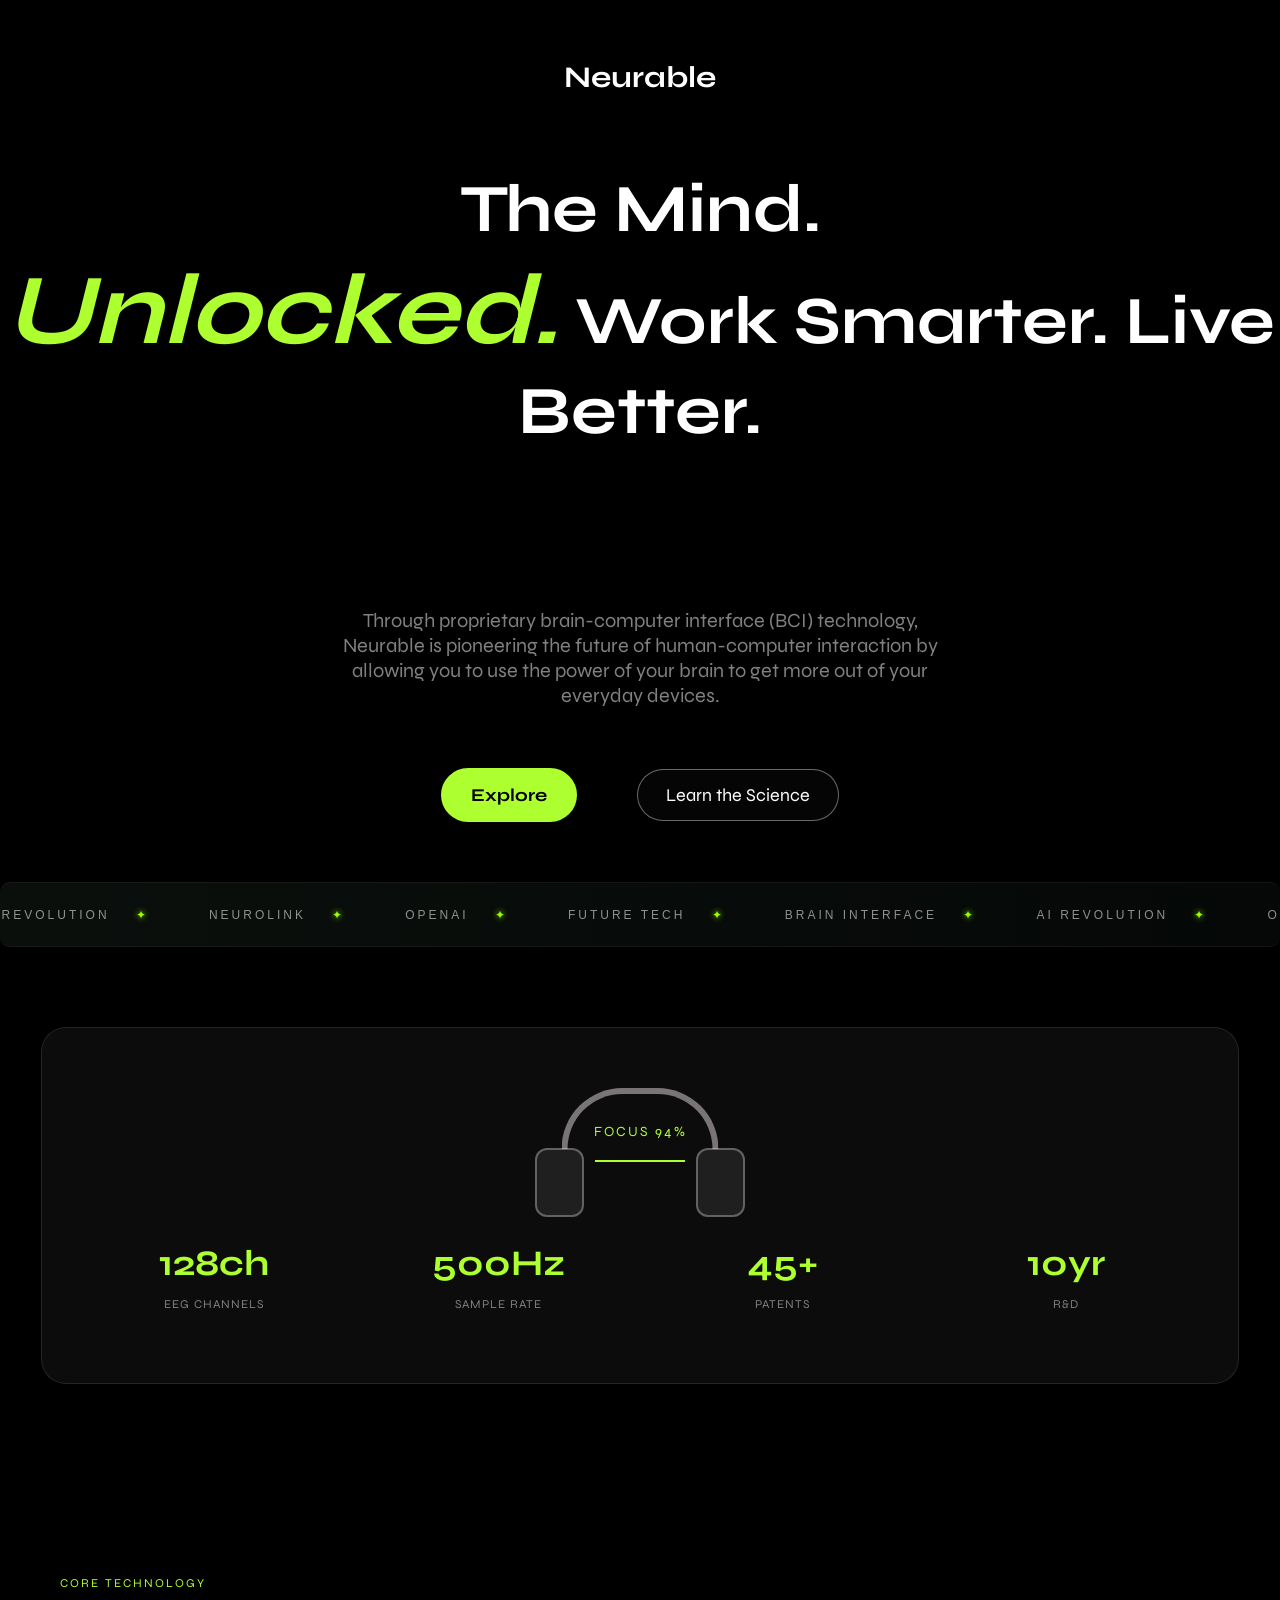
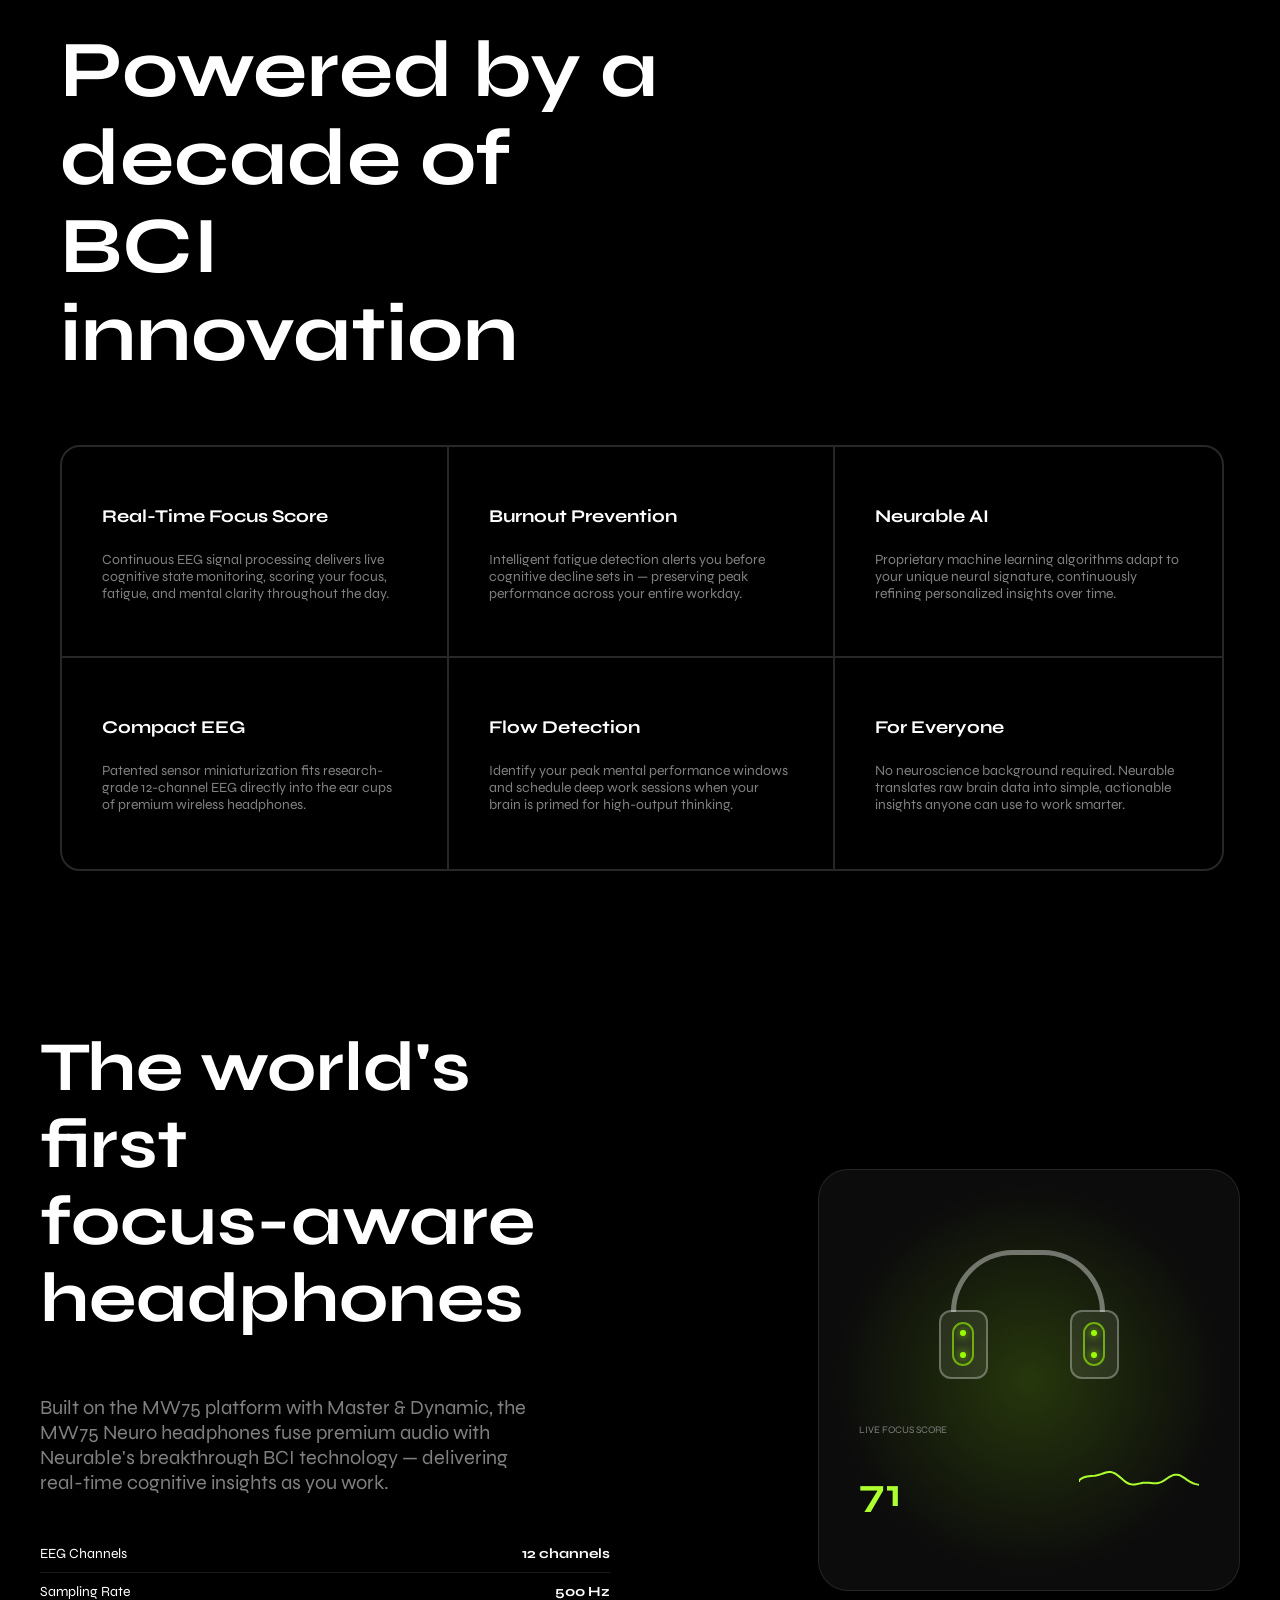
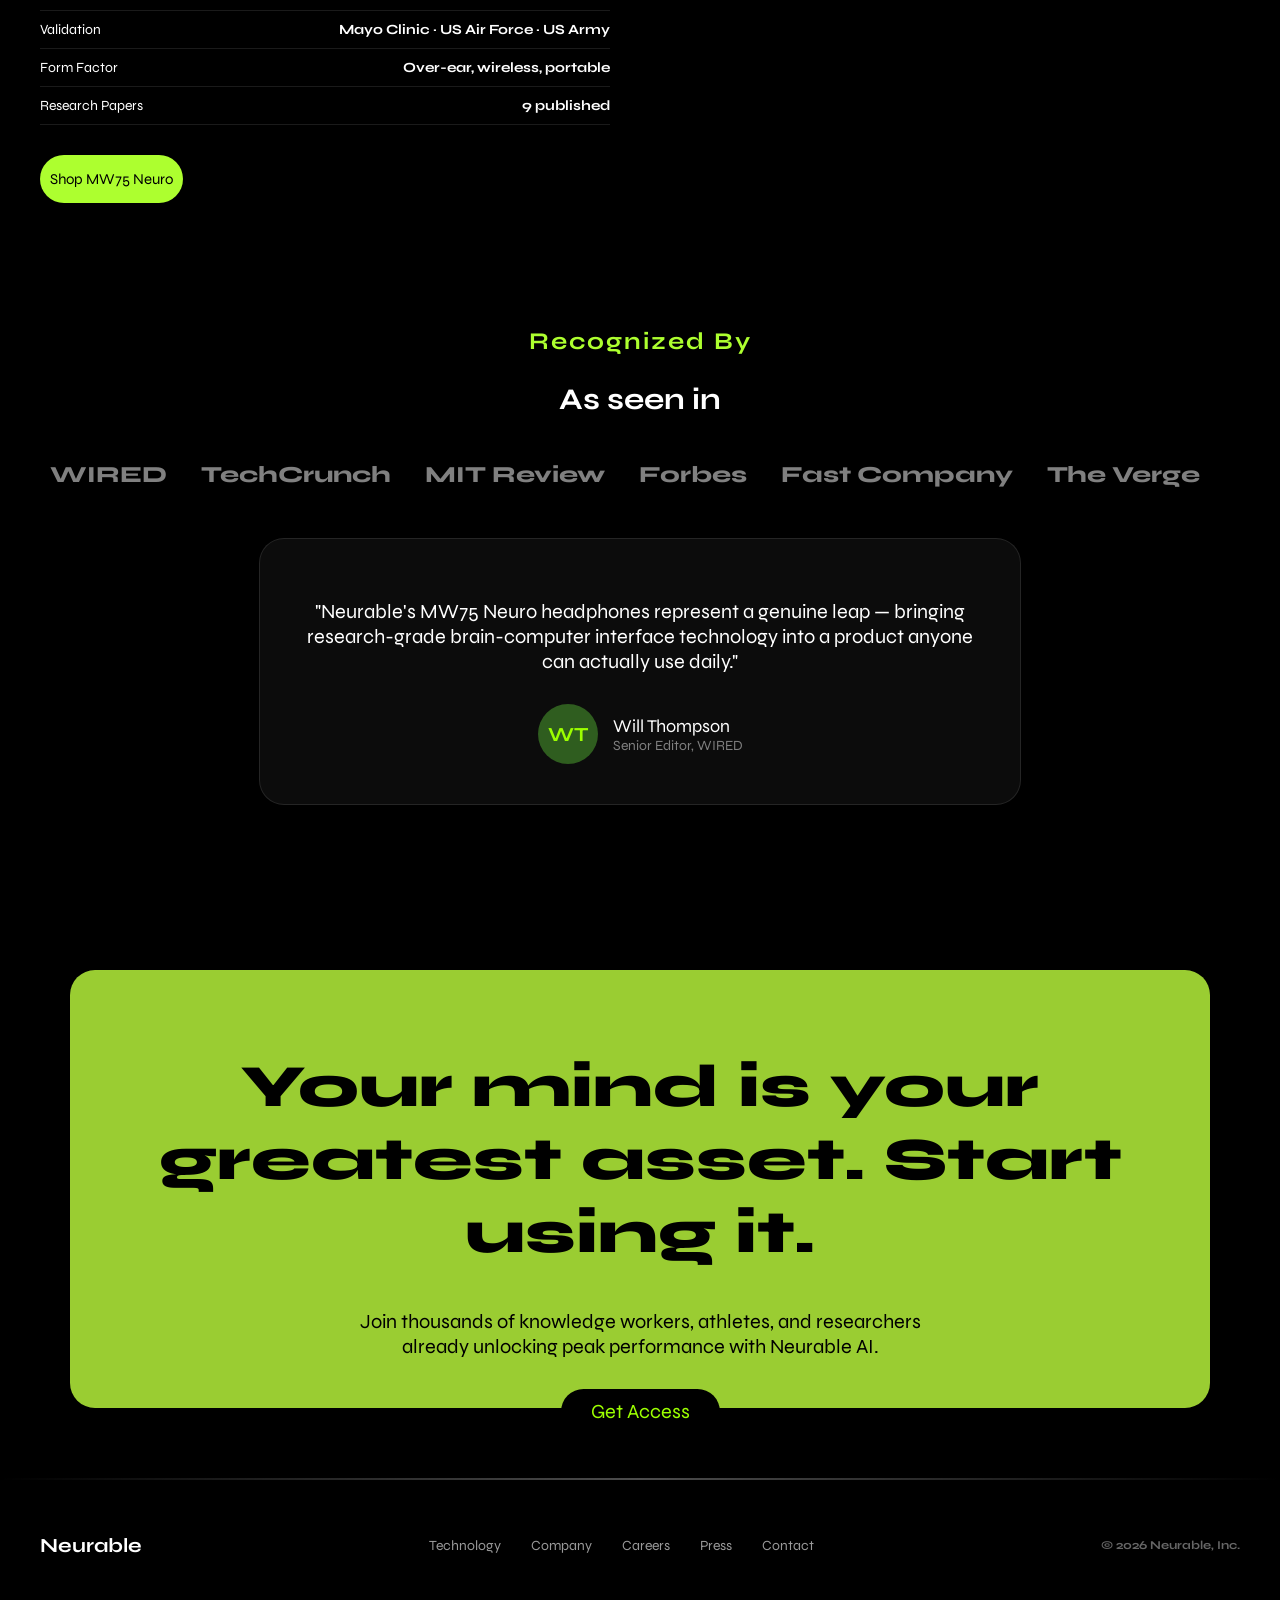
<file: index.html>
<!DOCTYPE html>
<html lang="en">
<head>
    <meta charset="UTF-8">
    <meta name="viewport" content="width=device-width, initial-scale=1.0">
    <title>Neurable | The Mind. Unlocked.</title>

    <!-- styles + script -->
    <link rel="stylesheet" href="style.css">
    <script src="script.js" defer></script>

    <!-- icon -->
    <link rel="icon" type="image/jpg" href="icon.jpg">
    <!-- specific fonts-->
    <link rel="preconnect" href="https://fonts.googleapis.com">
    <link href="https://fonts.googleapis.com/css2?family=Syne:wght@400..800&display=swap" rel="stylesheet">
</head>

<body>
    <header class="medium">
        <h2>Neurable</h2>

        <!-- nav links -->
        <nav class="navlink">
            <a href="index.html#home">Home</a>
            <a href="index.html#product">Product</a>
            <a href="About_US.html">Company</a>
            <a href="Contact.html">Contact</a>
            <a href="Join.html">Join</a>
        </nav>
    </header>

    <main>
        <section id="home">
        <div class="centext">

            <div class="texts">
                <h1>
                    <!-- main headline -->
                    <strong>The Mind.<br><span class="unlocked">Unlocked.</span> Work Smarter. Live Better.</strong>
                </h1>
            </div>

            <div id="smallt">
                <p>
                    Through proprietary brain-computer interface (BCI) technology, Neurable is pioneering the future of human-computer interaction by allowing you to use the power of your brain to get more out of your everyday devices.
                </p>
            </div>

        </div>
        </section>            
    </main>

    <!-- buttons for main page -->
    <div class="difmedium">
        <a class="herobutton" href="">Explore</a>
        <a class="herobuttons" href="">Learn the Science</a>
    </div>

    <footer class="medium">
    
        <!-- moving ticker texts -->
        <div class="ticker-track">
        <span>Neurolink</span><span>OpenAI</span><span>Future Tech</span><span>Brain Interface</span><span>AI Revolution</span><span>Neurolink</span>
        <span>OpenAI</span><span>Future Tech</span><span>Brain Interface</span><span>AI Revolution</span><span>OpenAI</span><span>Future Tech</span><span>Brain Interface</span><span>AI Revolution</span>
    </div>
    </footer>

    <section class="stats-section">

        <div class="card">

            <div class="top">
                <!-- headphone details -->
                <div class="headphones">
                    <div class="band"></div>
                    <div class="ear left"></div>
                    <div class="ear right"></div>
                    <div class="wave"></div>
                </div>

                <p class="focus">FOCUS 94%</p> 
                <div class="line"></div>
            </div>

            <!-- stats -->
            <div class="stats">
                <div>
                    <h2>128ch</h2>
                    <p>EEG CHANNELS</p>
                </div>

                <div>
                    <h2>500Hz</h2>
                    <p>SAMPLE RATE</p>
                </div>

                <div>
                    <h2>45+</h2>
                    <p>PATENTS</p>
                </div>

                <div>
                    <h2>10yr</h2>
                    <p>R&D</p>
                </div>
            </div>

        </div>

    </section>

    <section class="info-section">

        <div class="container">

            <p class="infos">CORE TECHNOLOGY</p>

            <!-- big heading -->
            <h2 class="infob">
                Powered by a<br>
                decade of<br>
                BCI<br>
                innovation
            </h2>

        <div class="card1">

        <!-- feature boxes -->
        <div class="box">
            <h3>Real-Time Focus Score</h3>
            <p>Continuous EEG signal processing delivers live cognitive state monitoring, scoring your focus, fatigue, and mental clarity throughout the day.</p>
        </div>

        <div class="box">
            <h3>Burnout Prevention</h3>
            <p>Intelligent fatigue detection alerts you before cognitive decline sets in — preserving peak performance across your entire workday.</p>
        </div>

        <div class="box">
            <h3>Neurable AI</h3>
            <p>Proprietary machine learning algorithms adapt to your unique neural signature, continuously refining personalized insights over time.</p>
        </div>

        <div class="box">
            <h3>Compact EEG</h3>
            <p>Patented sensor miniaturization fits research-grade 12-channel EEG directly into the ear cups of premium wireless headphones.</p>
        </div>

        <div class="box">
            <h3>Flow Detection</h3>
            <p>Identify your peak mental performance windows and schedule deep work sessions when your brain is primed for high-output thinking.</p>
        </div>

        <div class="box">
            <h3>For Everyone</h3>
            <p>No neuroscience background required. Neurable translates raw brain data into simple, actionable insights anyone can use to work smarter.</p>
        </div>

    </div>

        </div>

    </section>

    <section id="product" class="hero">
        <div class="container hero-inner">

    <!-- left side content -->
    <div class="hero-left">
        <h1>
        The world's first <br>
        focus-aware <br>
        headphones
        </h1>

        <p class="hero-desc">
        Built on the MW75 platform with Master & Dynamic, the MW75 Neuro
        headphones fuse premium audio with Neurable's breakthrough BCI
        technology — delivering real-time cognitive insights as you work.
        </p>

        <!-- specs -->
        <div class="hero-stats">
        <div><span>EEG Channels</span><b>12 channels</b></div>
        <div><span>Sampling Rate</span><b>500 Hz</b></div>
        <div><span>Validation</span><b>Mayo Clinic · US Air Force · US Army</b></div>
        <div><span>Form Factor</span><b>Over-ear, wireless, portable</b></div>
        <div><span>Research Papers</span><b>9 published</b></div>
        </div>

        <div class="hero-btn">
        <a href="">Shop MW75 Neuro</a>
        </div>
    </div>

    <!-- right side visuals -->
    <div class="hero-right">
        <div class="glass-card">

        <div class="rings"></div> <!-- bg effect -->

        <div class="headphones2">
            <div class="band2"></div>

           <div class="ear left2">
            <div class="sensor"></div>
        </div>

            <div class="ear right2">
            <div class="sensor"></div>
            </div>
        </div>

        <!-- live score focus card- -->
        <div class="live-card">
            <div>
            <p>LIVE FOCUS SCORE</p>
            <h2 id="score">70</h2>
            </div>

            <svg viewBox="0 0 120 40">
            <path d="M0 20" id="wave"></path>
            </svg>
        </div>

        </div>
    </div>
    </div>
    </section>

    <section id="press">
    <div class="centext">

        <div class="infos2">
            <h2>Recognized By</h2>
        </div>

        <div class="infos3">
            <h2>As seen in</h2>
        </div>

        <!-- links links -->
        <div class="reviews">
            <a href="https://www.wired.com/story/this-brain-tracking-device-wants-to-help-you-work-smarter/">WIRED</a>
            <a href="https://techcrunch.com/2024/10/12/what-is-wearable-neurotech-and-why-might-we-need-it/">TechCrunch</a>
            <a href="https://www.technologyreview.com/">MIT Review</a>
            <a href="https://www.forbes.com/sites/stevenaquino/2024/10/14/how-neurable-is-using-ai-and-brain-data-to-make-good-mental-hygiene-accessible-to-everyone/">Forbes</a>
            <a href="https://www.fastcompany.com/section/neurable">Fast Company</a>
            <a href="https://www.theverge.com/">The Verge</a>
        </div>

        <!-- quote card -->
        <div class="card2">
    <p>
        "Neurable's MW75 Neuro headphones represent a genuine leap —
        bringing research-grade brain-computer interface technology
        into a product anyone can actually use daily."
    </p>

    <div class="author-box">
        <div class="pfp">WT</div> <!-- initials -->

        <div class="author-info">
            <span class="author">Will Thompson</span>
            <span class="authord">Senior Editor, WIRED</span>
        </div>
    </div>
</div>
</div>
    </section>

    <section class="green">
    <div class="centext">
        <h2 class="greenb">Your mind is your greatest asset.
Start using it.</h2>

            <p class="greens">Join thousands of knowledge workers, athletes, 
                and researchers already unlocking peak performance 
                with Neurable AI.</p>

            <div class="accessbtn">    
            <a href="Join.html">Get Access</a>
            </div>
    </div>
    </section>

<div class="divider"></div> <!-- simple line -->

    <!-- another footer -->
    <div class="foot">
  <div class="foot-left">
    <span class="logo">Neurable</span>
  </div>

  <div class="foot-center">
    <a href="#product">Technology</a>
    <a href="About_US.html">Company</a>
    <a href="Join.html">Careers</a>
    <a href="#press">Press</a>
    <a href="Contact.html">Contact</a>
  </div>

  <div class="foot-right">
    <h2 class="copyright">© 2026 Neurable, Inc.</h2>
  </div>
</div>

</body>
</html>
</file>
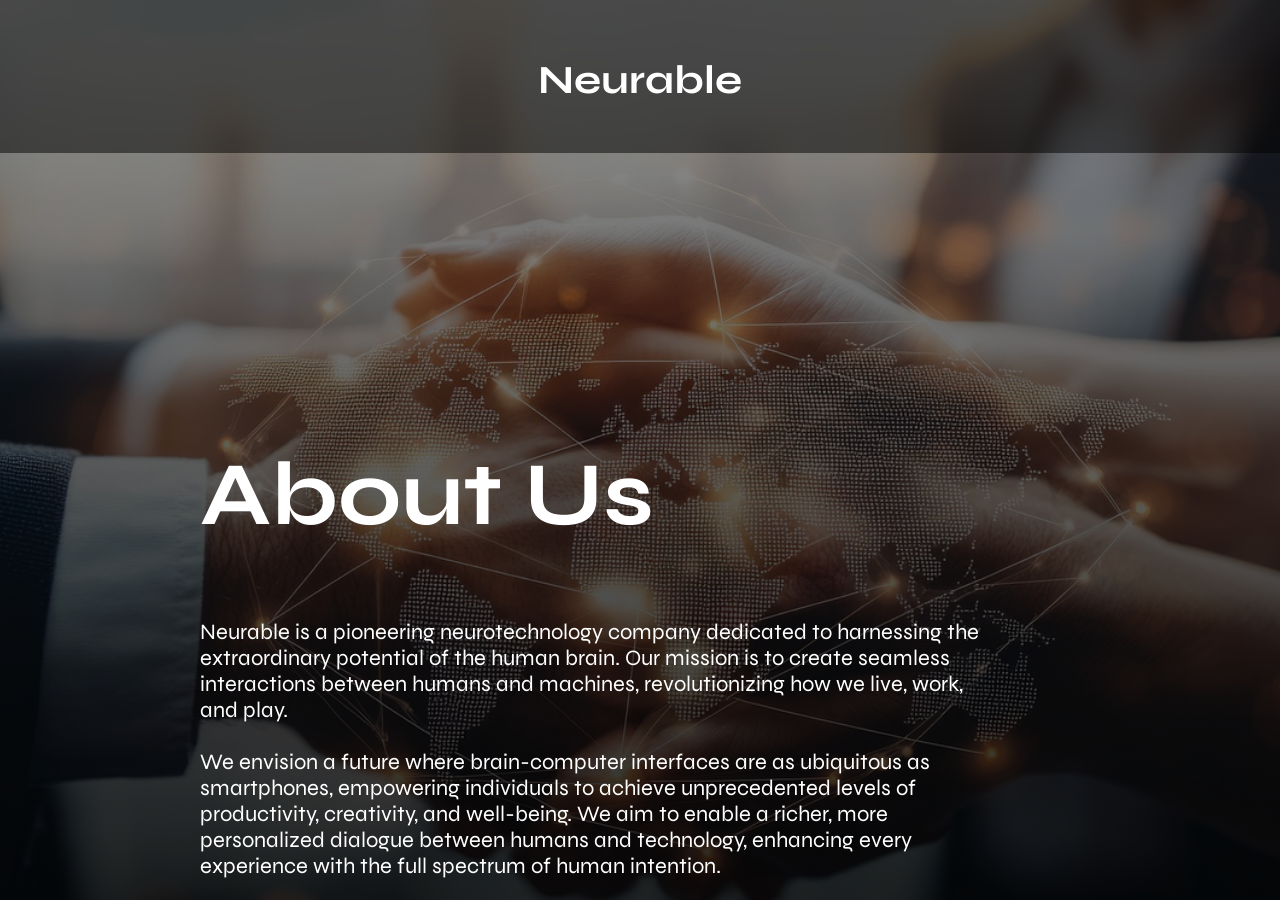
<file: About_US.html>
<!DOCTYPE html>
<html lang="en">
<head>
    <meta charset="UTF-8">
    <meta name="viewport" content="width=device-width, initial-scale=1.0">
    <title>Neurable | The Mind. Unlocked.</title>

    <!-- styles +script -->
    <link rel="stylesheet" href="style.css">
    <script src="script.js" defer></script>

    <!-- icon -->
    <link rel="icon" type="image/jpg" href="icon.jpg">

    <!-- fonts -->
    <link rel="preconnect" href="https://fonts.googleapis.com">
    <link href="https://fonts.googleapis.com/css2?family=Syne:wght@400..800&display=swap" rel="stylesheet">
</head>

<body>

    <header class="medium">
        <h1>Neurable</h1>

        <!-- nav -->
        <nav class="navlink">
            <a href="index.html#home">Home</a>
            <a href="index.html#product">Product</a>
            <a href="About_US.html">Company</a>
            <a href="Contact.html">Contact</a>
            <a href="Join.html">Join</a>
        </nav>
    </header>

    <section id="company">
    <div class="companysec">

    <div class="comsec">
        <h2 class="au">About Us</h2>

        <!-- main company text -->
        <p class="aucom">
            Neurable is a pioneering neurotechnology company dedicated to harnessing the extraordinary 
            potential of the human brain. Our mission is to create seamless interactions between humans and machines, 
            revolutionizing how we live, work, and play. <br> <br>   

            We envision a future where brain-computer interfaces are as ubiquitous as smartphones, 
            empowering individuals to achieve unprecedented levels of productivity, creativity, and well-being. 
            We aim to enable a richer, more personalized dialogue between humans and technology, enhancing every experience with 
            the full spectrum of human intention.
        </p>
    </div>
    
</div>

    <!-- white section -->
    <section class="whitesec">
        <div class="centext">

            <h2 class="whitesec1">We’re Merging Brain Data <br> with AI</h2>

            <p class="aucom2">
                Our proprietary AI makes it possible to integrate BCIs into everyday products creating a future 
                where technology anticipates and responds to human intention. Our non-invasive BCIs capture brain data that,
                when combined with AI, unlock new levels of customization and insight into cognitive performance Our machine 
                learning algorithms dynamically interpret brain data for a multitude of use cases 
                and continue to refine and evolve over time. <br> <br> 

                While our MW75 Neuro headphones are designed to enhance focus and reduce burnout, they represent only 
                the beginning of our vision – products that are Powered by Neurable AI. As we continue to push the boundaries 
                of brain data and AI, we aim to develop innovations that will not only improve productivity but also empower 
                individuals to thrive in an increasingly complex world.
            </p>
        </div>

        <div class="centext">
            <!-- external link -->
            <div class="learnbtn">
                <a href="https://www.neurable.com/blog-posts/neurables-unwavering-pursuit-of-excellence-what-powered-by-neurable-ai-means">Learn About Neurable AI</a>
            </div>
        </div>

    </section>
    </section>

</body>
</html>
</file>
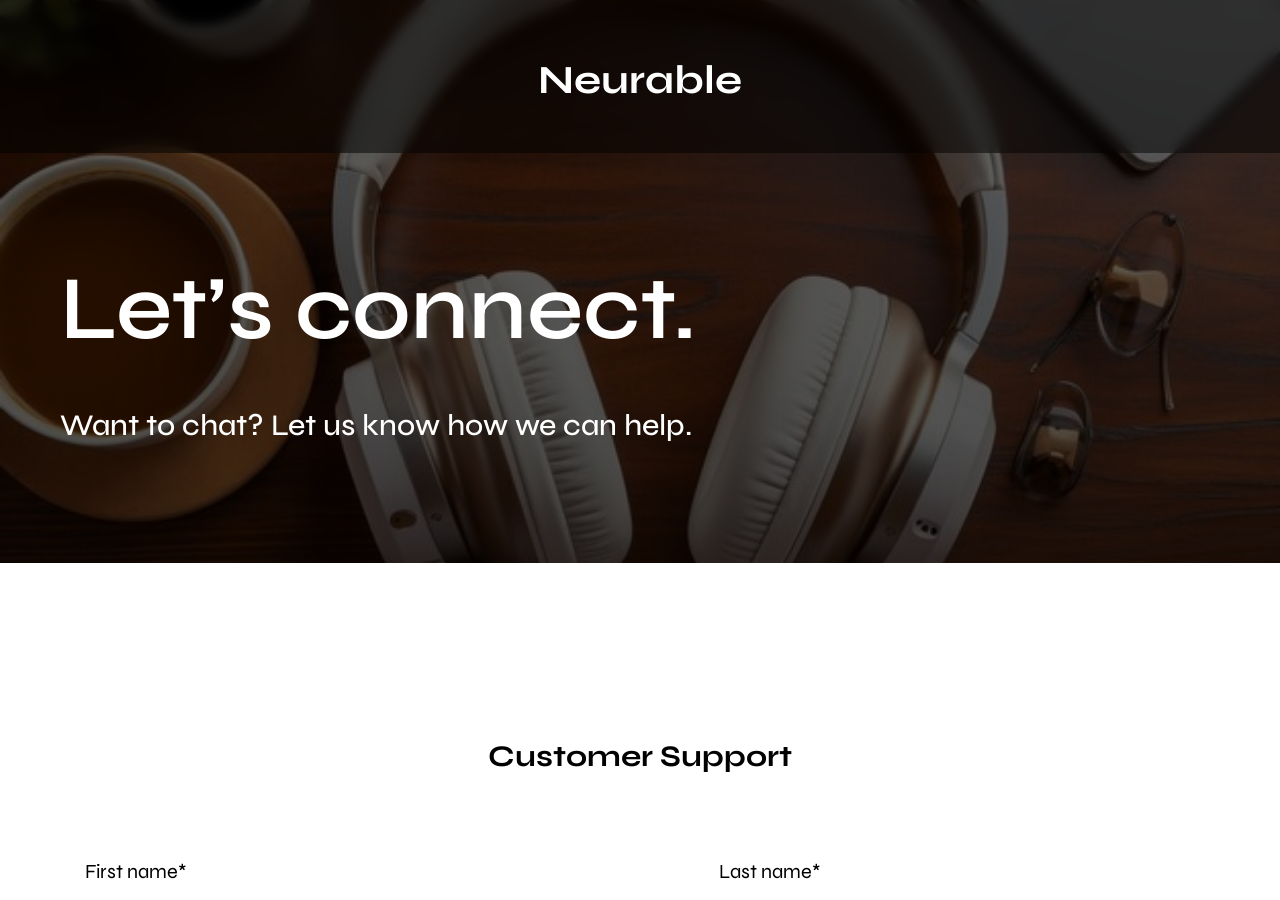
<file: Contact.html>
<!DOCTYPE html>
<html lang="en">
<head>
    <meta charset="UTF-8">
    <meta name="viewport" content="width=device-width, initial-scale=1.0">
    <title>Neurable | The Mind. Unlocked.</title>

    <!-- css + js -->
    <link rel="stylesheet" href="style.css">
    <script src="script.js" defer></script>

    <!-- icon -->
    <link rel="icon" type="image/jpg" href="icon.jpg">

    <!-- font imports -->
    <link rel="preconnect" href="https://fonts.googleapis.com">
    <link href="https://fonts.googleapis.com/css2?family=Syne:wght@400..800&display=swap" rel="stylesheet">
</head>

<body>

    <header class="medium">
        <h1>Neurable</h1>

        <!-- nav links -->
        <nav class="navlink">
            <a href="index.html#home">Home</a>
            <a href="index.html#product">Product</a>
            <a href="About_US.html">Company</a>
            <a href="Contact.html">Contact</a>
            <a href="Join.html">Join</a>
        </nav>
    </header>

    <section id="contact">

        <!-- top banner -->
        <section class="contactbg">
            <div>
                <h2 class="contactb">Let’s connect.</h2>
                <p class="contacts">Want to chat? Let us know how we can help.</p>
            </div>
        </section>

        <div class="contactsec">
        <div class="centext">

            <h2>Customer Support</h2>

            <!-- form starting here -->
            <form>

            <div class="row">
                <div class="field">
                    <label>First name*</label><br>
                    <input type="text" required> <!-- required field -->
                </div>

                <div class="field">
                    <label>Last name*</label><br>
                    <input type="text" required>
                </div>
            </div>

            <div class="row">
                <div class="field">
                    <label>Email*</label><br>
                    <input type="email" required> <!-- email validation -->
                </div>

                <div class="field">
                    <label>Phone number*</label><br>
                    <input type="tel" required pattern="[0-9]{10,}"> <!-- only numbers -->
                </div>
            </div>

            <div class="field">
                <label>Message*</label><br>
                <textarea name="message" required placeholder="Type your message here..."></textarea>
                <br><br>
            </div>

            <!-- file upload -->
            <div>
                <label class="upload">File or image upload</label><br>
                <input id="uploadbtn" type="file" accept="image/*"> <!-- images only -->
                <br>
            </div>

            <div>
                <button class="csbtn" type="submit">Submit</button> <!-- submit buton -->
                <br><br><br>
            </div>    

            </form>

        </div>
        </div>
    </section>

</body>
</html>
</file>
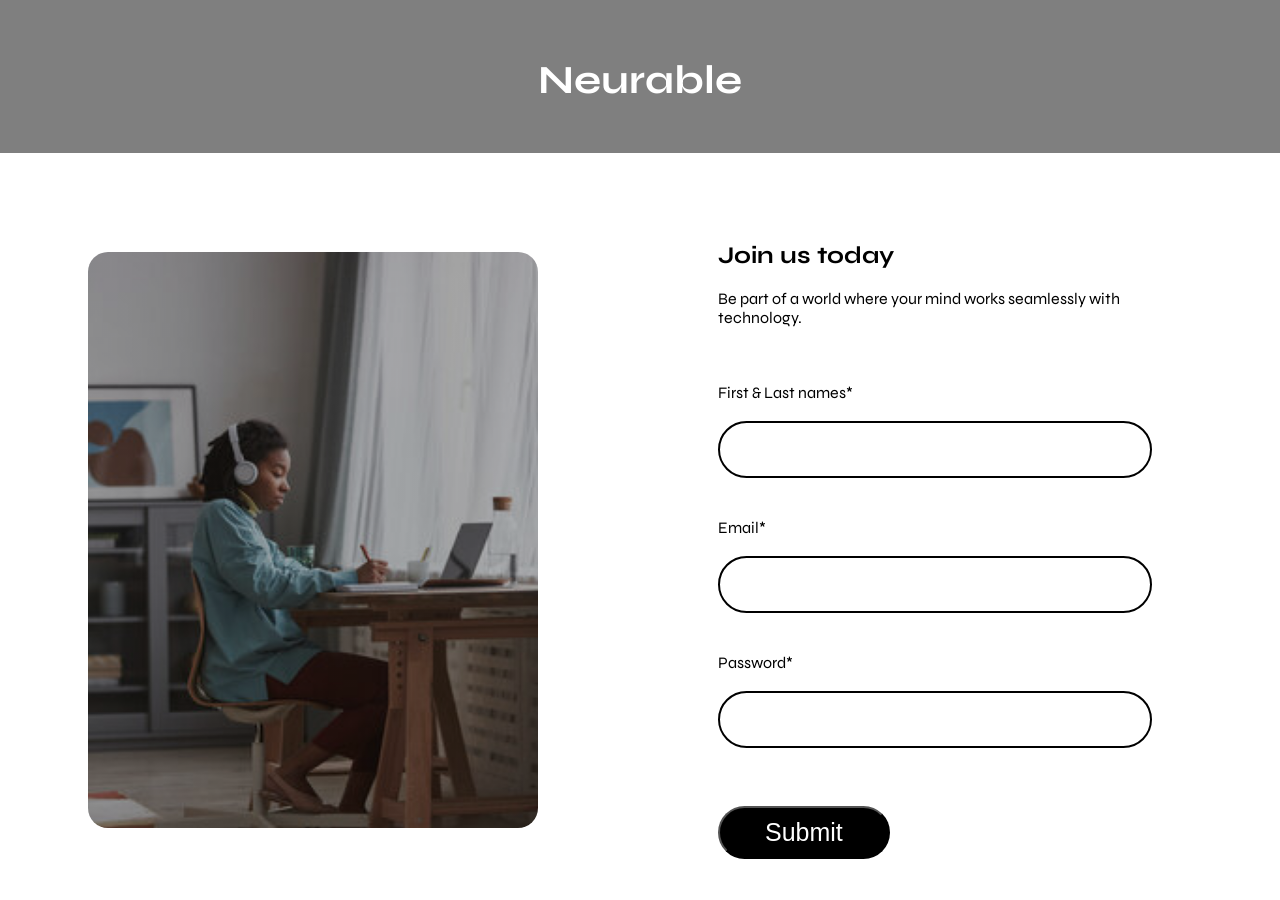
<file: Join.html>
<!DOCTYPE html>
<html lang="en">
<head>
    <meta charset="UTF-8">
    <meta name="viewport" content="width=device-width, initial-scale=1.0">
    <title>Neurable | The Mind. Unlocked.</title>

    <!-- css + js -->
    <link rel="stylesheet" href="style.css">
    <script src="script.js" defer></script>

    <!-- icon -->
    <link rel="icon" type="image/jpg" href="icon.jpg">

    <!-- fonts -->
    <link rel="preconnect" href="https://fonts.googleapis.com">
    <link href="https://fonts.googleapis.com/css2?family=Syne:wght@400..800&display=swap" rel="stylesheet">
</head>

<body>

    <header class="medium">
        <h1>Neurable</h1>

        <!-- nav -->
        <nav class="navlink">
            <a href="index.html#home">Home</a>
            <a href="index.html#product">Product</a>
            <a href="About_US.html">Company</a>
            <a href="Contact.html">Contact</a>
            <a href="Join.html">Join</a>
        </nav>
    </header>

    <section id="join">
        <div class="container2">

        <!-- right side for form -->
        <div class="side-r">
            <div>
                <h2>Join us today</h2>
                <p>Be part of a world where your mind works seamlessly with technology.</p>
            </div>
           
            <!-- signup form -->
            <form>

            <div class="field">
                <label>First & Last names*</label><br>
                <input type="text" required minlength="3"> <!-- min 3 chars -->
            </div>

            <div class="field">
                <label>Email*</label><br>
                <input type="email" required> <!-- email format -->
            </div>

            <div class="field">
                <label>Password*</label><br>
                <input type="password" required minlength="8"> <!-- min length -->
                <br><br>
            </div>

            <div>
                <button class="joinbtn" type="submit">Submit</button> <!-- submit btn -->
            </div>

            </form>
         </div>

        <!-- left side design for pricture -->
        <div class="side-l">
        </div>

        <br><br><br> <!-- spacing -->
        </div>
    
    </section>

</body>
</html>
</file>
<file: style.css>
html {
    font-size: 125%; /* to make evrthing aligned*/
}

#home{
    scroll-margin-top: 180px; /* pushes section below sticky header */
}

body{
    height: 100%;
    margin: 0;
    display: flex;
    flex-direction: column; /* stack vertically */
    font-family: "Syne", Helvetica, sans-serif;
    background-color: rgba(0, 0, 0, 0.8);

    /* layered bg ---- */
    background:
        linear-gradient(rgba(0,0,0,0.7), rgba(0,0,0,0.7)), black;

    background-size: cover;
    color: white;
}

.centext{ /* centers the text */
    gap: 20px;
    margin-top: 0px;
    display: flex;
    flex-direction: column;
    justify-content: center;
    align-items: center; /* center both ways */
    text-align: center;
}

.texts{
    font-weight: bold;
    margin-top: -40px; /* lift up */
    max-width: 1300px;
    font-size: 45px;
    height: 55vh;
}

.unlocked{
    font-family:"Syne", Helvetica, sans-serif;
    color: greenyellow; /* highlight word */
    font-style: italic;
    font-size: 100px;
}

#smallt{
    margin-top: -40px;
    max-width: 600px;
    font-size: 20px;
    color: gray;
}

.medium{
    display: flex;
    flex-direction: column;
    justify-content: center;
    align-items: center;
    text-align: center;
}        

.difmedium{  /* centers the text for diffrent section */
    display: flex;
    gap: 20px;
    justify-content: center;
    align-items: center;
    text-align: center;
}

header{
    background: rgba(0,0,0,0.5);
    border-radius: 0px;
    backdrop-filter: blur(6px); /* glass effect */
    height: 17vh;
    position: sticky;
    top: 0;
    z-index: 10000;

    background: rgba(0,0,0,0.5); /* repeated but kept */
    backdrop-filter: blur(6px);
}

header h1{
    margin-bottom: 20px;
}

.navlink{ /* nav links hidden first */
    max-height: 0;
    overflow: hidden;
    transition: max-height 0.6s ease;
}

.medium:hover .navlink{
    max-height: 200px; /* expands on hover */
}

.navlink a{
    display: inline-block;

    padding: 14px 28px;
    font-size: 18px;

    background: rgba(66, 65, 65, 0.08);
    border: 2px solid rgba(255,255,255,0.4);
    border-radius: 40px;

    margin: 10px;

    text-decoration: none;
    color: white;

    transition: 0.3s;
}

.navlink a:hover{ /* hover effect */
    background: rgba(255,255,255,0.2);
    border-color: white;
    transform: translateY(-3px); /* slight move */
}

.herobutton{
    padding: 14px 28px;
    font-size: 18px;
    font-weight: bold;

    background: greenyellow;
    border: 2px solid greenyellow;
    border-radius: 40px;

    margin-top: 40px;;

    text-decoration: none;
    color: rgb(0, 0, 0);
}

.herobuttons{
    padding: 14px 28px;
    font-size: 18px;

    background: rgba(66, 65, 65, 0.08);
    border: 1px solid rgba(255,255,255,0.4);
    border-radius: 40px;

    margin-left: 40px;
    margin-top: 40px;

    text-decoration: none;
    color: white;
}

.herobutton:hover{
    background: yellowgreen;
    border-color: yellowgreen;
    transition: all 0.3s ease;
}

.herobuttons:hover{
    background: rgba(255, 255, 255, 0.116);
    border-color: rgba(255, 255, 255, 0.199);
    transition: all 0.3s ease;
}

footer { 
    height: 7vh;
    font-size: 12px; 
    margin-top: 60px;
    border-radius: 10px;

    /* gradient bar */
    background: linear-gradient(to right, #0a0f0c, #050807);

    overflow: hidden;
    border-top: 1px solid rgba(255,255,255,0.05);
    border-bottom: 1px solid rgba(255,255,255,0.05);
}

.ticker { /* moving footer */
    width: 100%;
    overflow: hidden;
}

.ticker-track { /* infinite loop animation */
    display: flex;
    width: max-content;
    animation: scroll 25s linear infinite;
}

.ticker-track span { 
    padding-right: 60px;
    white-space: nowrap;
    letter-spacing: 3px;
    text-transform: uppercase;
    color: rgba(255,255,255,0.55);
    font-family: 'Poppins', sans-serif;
}

.ticker-track span::after {
    content: " ✦ ";
    color: #9cff00;
    margin-left: 20px;
    text-shadow: 0 0 6px #9cff00; /* glow */
}

@keyframes scroll {
    from {
        transform: translateX(0);
    }
    to {
        transform: translateX(-50%); /* slide left */
    }
}


.stats-section{
    display: flex;
    justify-content: center;
    align-items: center; /* center card */
    padding: 80px 20px;
}

.card{
    width: 90%;
    max-width: 1200px;
    padding: 60px 40px;

    background: rgba(20,20,20,0.6); /* glass bg */
    border-radius: 25px;
    border: 1px solid rgba(255,255,255,0.1);

    backdrop-filter: blur(10px);
    text-align: center;
}

.focus{
    font-size: 14px;
    margin-top: -85px; /* pulls up near graphic */
    color: greenyellow;
    letter-spacing: 2px;
    margin-bottom: 20px;
}

.line{
    width: 90px;
    height: 2px;
    background: greenyellow; /* accent line */
    margin: 0 auto 40px;
}

.line path{
    stroke: #9cff00;
    fill: none;
    stroke-width: 2; /* svg line */
}

.stats{
    margin-top: 50px;
    display: flex;
    justify-content: space-between;
    flex-wrap: wrap; /* responsive */
    gap: 20px;
}

.stats div{
    flex: 1;
    min-width: 120px; /* prevents shrink too much */
}

.stats h2{
    color: greenyellow;
    font-size: 36px;
    margin-bottom: 5px;
}

.stats p{
    font-size: 12px;
    color: gray;
    letter-spacing: 1px;
}

.headphones{
    position: relative;
    width: 210px;
    height: 120px;
    margin: 0 auto; /* center */
    margin-top: 0px;
}

.band{
    position: absolute;
    width: 145px;
    height: 55px;
    border: 6px solid rgba(202, 195, 195, 0.575);
    border-bottom: none;
    border-radius: 100px 100px 0 0;
    left: 50%;
    transform: translateX(-50%); /* center band */
}

.ear{
    position: absolute;
    width: 45px;
    height: 65px;
    background: rgba(255,255,255,0.08);
    border: 2px solid rgba(255,255,255,0.3);
    border-radius: 12px;
    top: 60px;
    bottom: 50px;
}

.left{
    left: -0; /* left ear */
}

.right{
    right: 0; /* right ear */
}

.info-section{
    padding: 100px 60px; /* spacing section */
}

.container{
    max-width:1200px;
    margin:0 auto; /* center container */
}

.infos{
    color: greenyellow;
    font-size: 12px;
    letter-spacing: 2px;
    margin-bottom: -30px;
}

.infob{
    font-size: 80px;
    font-weight: 700;
    line-height: 1.1;
    max-width: 600px;
}

.card1{
    display: grid;
    grid-template-columns: repeat(3, 1fr); /* 3 cols */
    grid-auto-rows: 1fr;

    width: 100%;
    margin-top: 60px;

    border: 2px solid rgba(209, 208, 208, 0.185);
    border-radius: 20px;
    overflow: hidden;
}

.box{
    padding: 40px;

    display: flex;
    flex-direction: column;
    justify-content: flex-start; /* align top */

    border-right: 2px solid rgba(209, 208, 208, 0.185);
    border-bottom: 2px solid rgba(209, 208, 208, 0.185);
}

/* remove extra borders */
.box:nth-child(3n){
    border-right: none; /* last col */
}

.box:nth-child(n+4){
    border-bottom: none; /* bottom row */
}

.box h3{
    font-size: 18px;
    margin-bottom: 10px;
}

.box p{
    font-size: 14px;
    color: gray;
}

.box:hover{
    background: rgba(209, 208, 208, 0.185); /* hover */
    transform: translateY(0px);
    transition: all 0.3s ease;
}

.hero {
  justify-content: space-between;
  align-items: center;
  gap: 60px;
}

.hero-inner {
  display: flex;
  align-items: center;
  gap: 60px; /* spacing */
}

.hero-left {
  flex: 1;
}

.hero-left h1 {
  font-size: 70px;
  line-height: 1.1;
}

.hero-desc {
  color: gray;
  margin: 20px 0 40px;
  max-width: 500px;
}

.hero-stats{
    margin-bottom: 40px;
}

.hero-stats div {
  display: flex;
  justify-content: space-between;
  border-bottom: 1px solid rgba(255,255,255,0.1);
  padding: 10px 0;
  font-size: 14px;
}

.hero-btn a{
    font-size: 15px;
    background: greenyellow;
    color: black;
    border: none;
    padding: 15px 10px;
    border-radius: 30px;
    text-decoration: none;
}

.hero-btn :hover{
    font-size: 15.5px; /* slight grow */
    transition: 0.2s ease;
    padding: 16px 12px;
}

.hero-right {
  flex: 1;
  display: flex;
  justify-content: flex-end; /* push right */
}


.headphones2 {
  position: absolute;
  top: 80px;
  left: 50%;
  transform: translateX(-50%); /* center horizontally */
  width: 180px;
  height: 140px;
}

.band2 {
  width: 80%;
  height: 57px;
  margin-left: 12px;
  border: 5px solid rgba(255,255,255,0.4);
  border-bottom: none; /* open bottom */
  border-radius: 100px 100px 0 0;
}

.ear2 {
  position: absolute;
  width: 55px;
  height: 75px;
  border: 2px solid rgba(255,255,255,0.3);
  border-radius: 15px;
  top: 65px;

  display: flex;
  align-items: center;
  justify-content: center;
}

.sensor {
  margin-top: 10px;
  margin-left: 11px;
  width: 18px;
  height: 40px;
  border-radius: 20px;
  border: 2px solid rgba(156,255,0,0.6);
  position: relative; /* for pseudo dots */
}

.sensor::before,
.sensor::after {
  content: "";
  position: absolute;
  left: 50%;
  transform: translateX(-50%);

  width: 6px;
  height: 6px;
  background: #9cff00;
  border-radius: 50%;
  box-shadow: 0 0 8px #9cff00; /* glow */
}

#product{
  scroll-margin-top: 120px; /* offset scroll */
}

.sensor::before {
  top: 6px;
}

.sensor::after {
  bottom: 6px;
}

.left2 {
  left: 0; /* left ear */
}

.right2 {
  right: 0; /* right ear */
}

.glass-card {
  position: relative;
  width: 420px;
  height: 420px;
  border-radius: 30px;

  background: rgba(20,20,20,0.6);
  backdrop-filter: blur(10px);
  border: 1px solid rgba(255,255,255,0.1);
}

.rings {
  position: absolute;
  inset: 0;

  background:
    radial-gradient(circle at center, rgba(135, 211, 13, 0.719), transparent 65%);

  opacity: 0.3; /* subtle */
}

.live-card {
  position: absolute;
  bottom: 20px;
  left: 20px;
  right: 20px;

  display: flex;
  justify-content: space-between;
  align-items: center;

  background: rgba(0, 0, 0, 0);
  padding: 20px;
  border-radius: 20px;
  z-index: 1;
}

.live-card p {
  font-size: 10px;
  color: gray;
}

.live-card h2 {
  color: greenyellow;
  font-size: 40px;
}

svg {
  width: 120px;
  height: 40px;
}

path {
  stroke: greenyellow;
  fill: none;
  stroke-width: 2; /* line thickness */
}

.infos2{
  color: greenyellow;
  font-size: 16px;
  letter-spacing: 2px;
  margin-top: 13vh;
  margin-bottom: -40px;
}

.reviews a{
  font-weight: 750;
  color: gray;
  font-size: 23px;
  margin-right: 30px;
  text-decoration: none;
}

.reviews :hover{
  color: white; /* highlight */
  transition: 0.4s ease;
}

.card2 {
  width: 90%;
  max-width: 700px;
  margin: 30px auto; 
  padding: 40px 30px;

  background: rgba(20,20,20,0.6);
  border-radius: 25px;
  border: 1px solid rgba(255,255,255,0.1);

  backdrop-filter: blur(10px);
  text-align: center;
}

.author-box {
  display: flex;
  align-items: center;
  justify-content: center;
  gap: 15px; /* spacing */
  margin-top: 30px;
}

.pfp {
  width: 60px;
  height: 60px;
  background-color: #2f5d1f;
  color: #9cff00;

  display: flex;  
  justify-content: center;
  align-items: center;

  border-radius: 50%; /* circle */
  font-weight: bold;
}

.author-info {
  display: flex;
  flex-direction: column;
  text-align: left;
}

.author {
  font-size: 18px;
}

.authord {
  font-size: 14px;
  color: gray;
}

.green{
  color: black;
  background-color: yellowgreen;
  height: 42vh;
  border-radius: 25px;
  padding: 30px 40px;
  margin: 40px 70px;
  margin-top: 15vh;
}

.greenb{
  font-size: 60px;
  font-weight: 850;
}

.greens{
  margin-top: -30px;
  font-size: 20px;
  max-width: 600px;
}

.accessbtn a{
  background-color: black;
  border-radius: 30px;
  font-size: 20px;
  text-decoration: none;
  color:#9cff00;
  margin-top: 20px;
  padding: 10px 30px;
}

.accessbtn :hover{
  font-size: 21px;
  transition: 0.2s ease;
  padding: 12px 32px;
}

.nav {
  display: flex;
  align-items: center;
  justify-content: space-between;

  padding: 20px 40px;
  background: black;
}

/* LEFT */
.logo {
  font-weight: bold;
  font-size: 20px;
  color: white;
}

.foot {
  height: 10vh;
  display: flex;
  justify-content: space-between; 
  align-items: center;
  padding: 20px 40px;
}

.foot-center {
  display: flex;
  gap: 30px;
}

.foot-center a {
  text-decoration: none;
  color: rgba(255,255,255,0.6);
  font-size: 14px;
  transition: 0.3s; /* smooth hover */
}

.foot-center a:hover {
  color: white; /* highlight on hover */
}

.copyright {
  font-size: 12px;
  color: rgba(255,255,255,0.4);
}

.divider {
  margin-top: 30px;
  height: 2px;
  width: 100%;

  /* faded line */
  background: linear-gradient(
    to right,
    transparent,
    rgba(255,255,255,0.3),
    transparent
  );
}

#company{
  position: fixed;
  top: 0; 
  left: 0;
  width: 100%;
  height: 100%;

  background: white;
  z-index: 9999; 

  overflow-y: auto; /* scroll page */
}

.companysec {
  background: 
    linear-gradient(rgba(0,0,0,0.4), rgba(0,0,0,0.9)),
    url("About_US_bg.jpg"); /* bg image */

  background-size: cover;
  background-position: center;
  background-repeat: no-repeat;

  padding-bottom: 10vh;
  padding-top: 9vh;
}

.comsec{
  margin-top: 40vh; /* push content */
  margin-left: 200px;
}

.au{
  font-size: 90px;
  max-width: 700px;
}

.aucom{
  max-width: 780px;
  font-size: 22px;
  margin-top: -5px;
  color: white;
  margin-bottom: 60px;
}

.whitesec{
  padding: 50px 0px;
  background-color: white;
}

.whitesec1{
  font-size: 70px;
  max-width: 990px;
  margin-top: 13vh;
  margin-bottom: 10px;
  color: black;
}

.aucom2{
  max-width: 780px;
  font-size: 22px;
  margin-top: -5px;
  color: black;
  margin-bottom: 60px;
}

.learnbtn a{
  background-color: white;
  border-color: rgb(0, 0, 0);
  border-style: solid;
  border-width: 2px;
  border-radius: 30px;
  font-size: 20px;

  text-decoration: none;
  color:#000000;
  margin-top: 5vh;
  padding: 10px 30px;
}

.learnbtn :hover{
  font-size: 21px; /* grows a bit */
  transition: 0.2s ease;
  padding: 12px 32px;
}

#contact{
  position: fixed;
  top: 0; /* starts from top */
  left: 0;
  width: 100%;
  height: 100%;

  background: rgb(255, 255, 255);
  z-index: 9999;
  color:#000000;

  overflow-y: auto;
}

.contactbg{
  background: 
    linear-gradient(rgba(0,0,0,0.6), rgba(0,0,0,0.7)),
    url("h.jpg");

  background-size: cover;
  background-position: center;
  background-repeat: no-repeat;

  padding-bottom: 10vh;
  padding-top: 20vh;
}

.contactsec{
  margin-top: 150px;
}

input{
  padding: 15px 15px;
  border-radius: 30px;
  border-style: solid;
  border-width: 2px;
  border-color: #000000;
  width: 400px;
  font-size: 20px;
}

.row{
  display: flex;
  gap:200px; /* wide spacing */
}

label{
  margin-right: 25px;
  margin-top: 40px;
}

.field{
  display: flex;
  flex-direction: column;
  align-items: flex-start;
}

textarea{
  border-radius: 30px;
  width: 1050px;
  height: 200px;

  padding: 15px;
  font-size: 20px;
  border-style: solid;
  border-width: 2px;
  border-color: #000000;
}

.csbtn{
  font-weight: 500;
  font-size: 20px;
  border-radius: 30px;
  padding: 10px 25px;

  background-color: rgb(0, 0, 0);
  color: rgb(252, 252, 252);
  border: none;
  cursor: pointer;
}

.csbtn:hover{
  background-color: rgba(45, 44, 44, 0.906);
  transition: 0.3s ease;
}

.upload{
  margin-right: 900px; /* manual align */
}

#uploadbtn{
  margin-right: 680px;
  border: none;
}

.contactb{
  color: white;
  font-size: 90px;
  margin-left: 60px;
  font-weight: 600;
}

.contacts{
  color: white;
  font-size: 30px;
  margin-left: 60px;
  font-weight: 500;
  margin-top: -30px;
}

#join{
  position: fixed;
  top: 0;
  left: 0;
  width: 100%;
  height: 100%;

  background: rgb(255, 255, 255);
  z-index: 9999;
  color:#000000;

  overflow-y: auto;
  padding-top: 20vh;

  font-size: 80%;
  height: 83vh;
}

.container2 {
  display: flex;
  height: 80vh;
  width: 80%;
  margin: 0 auto;
  align-items: center;
  gap: 180px;

  flex-direction: row-reverse; /* flipped layout */
}

.side-l {
  flex: 0 0 450px;;

  background:
    linear-gradient(rgba(0,0,0,0.3), rgba(0,0,0,0.3)),
    url("joinbg.jpg");

  background-size: cover;
  background-position: center;
  background-repeat: no-repeat;

  height: 80%;
  border-radius: 20px;
}

.side-r {
  flex: 1;
  display: flex;
  flex-direction: column;
  justify-content: center;
}

.joinbtn{
  display: inline-block;
  margin-top: 20px;

  font-weight: 500;
  font-size: 25px;
  border-radius: 30px;
  padding: 10px 45px;

  background-color: black;
  color: white;
  text-decoration: none;
}

.joinbtn:hover {
  background-color: rgb(45, 44, 44);
}
</file>
